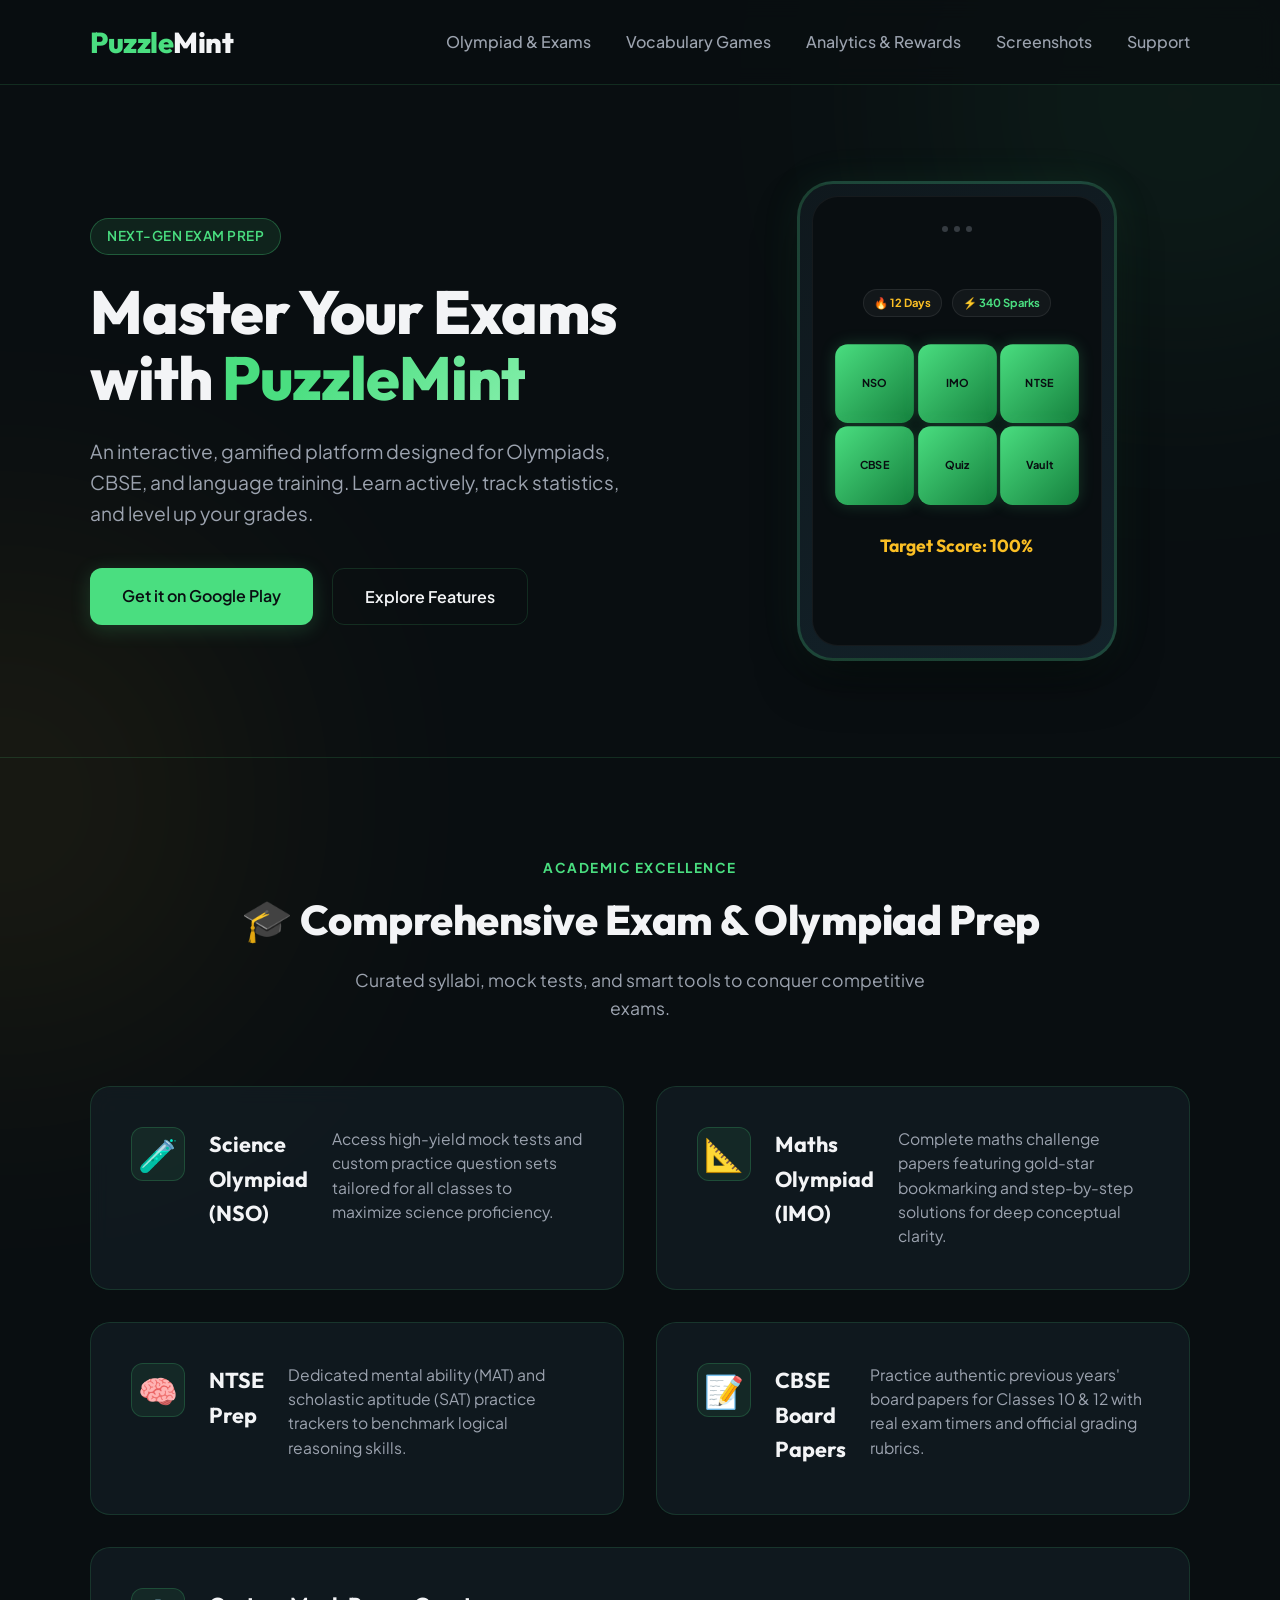
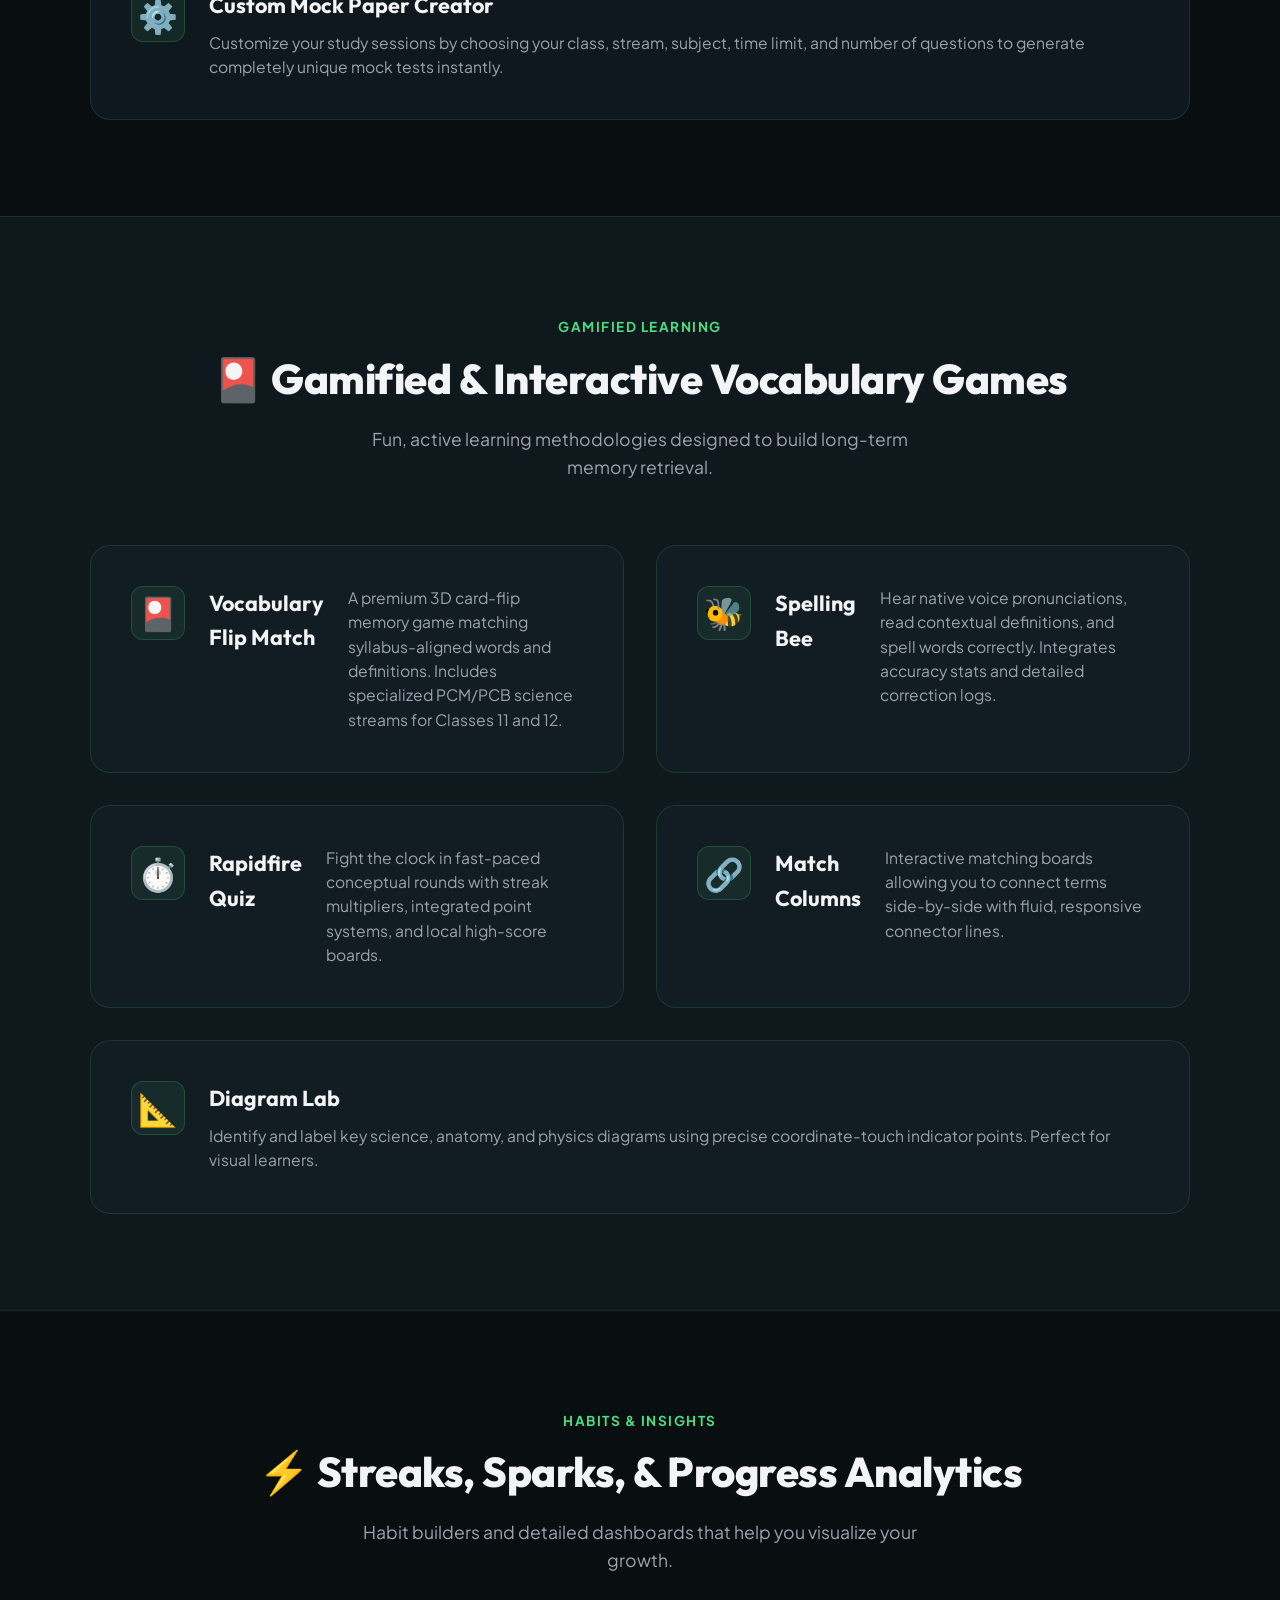
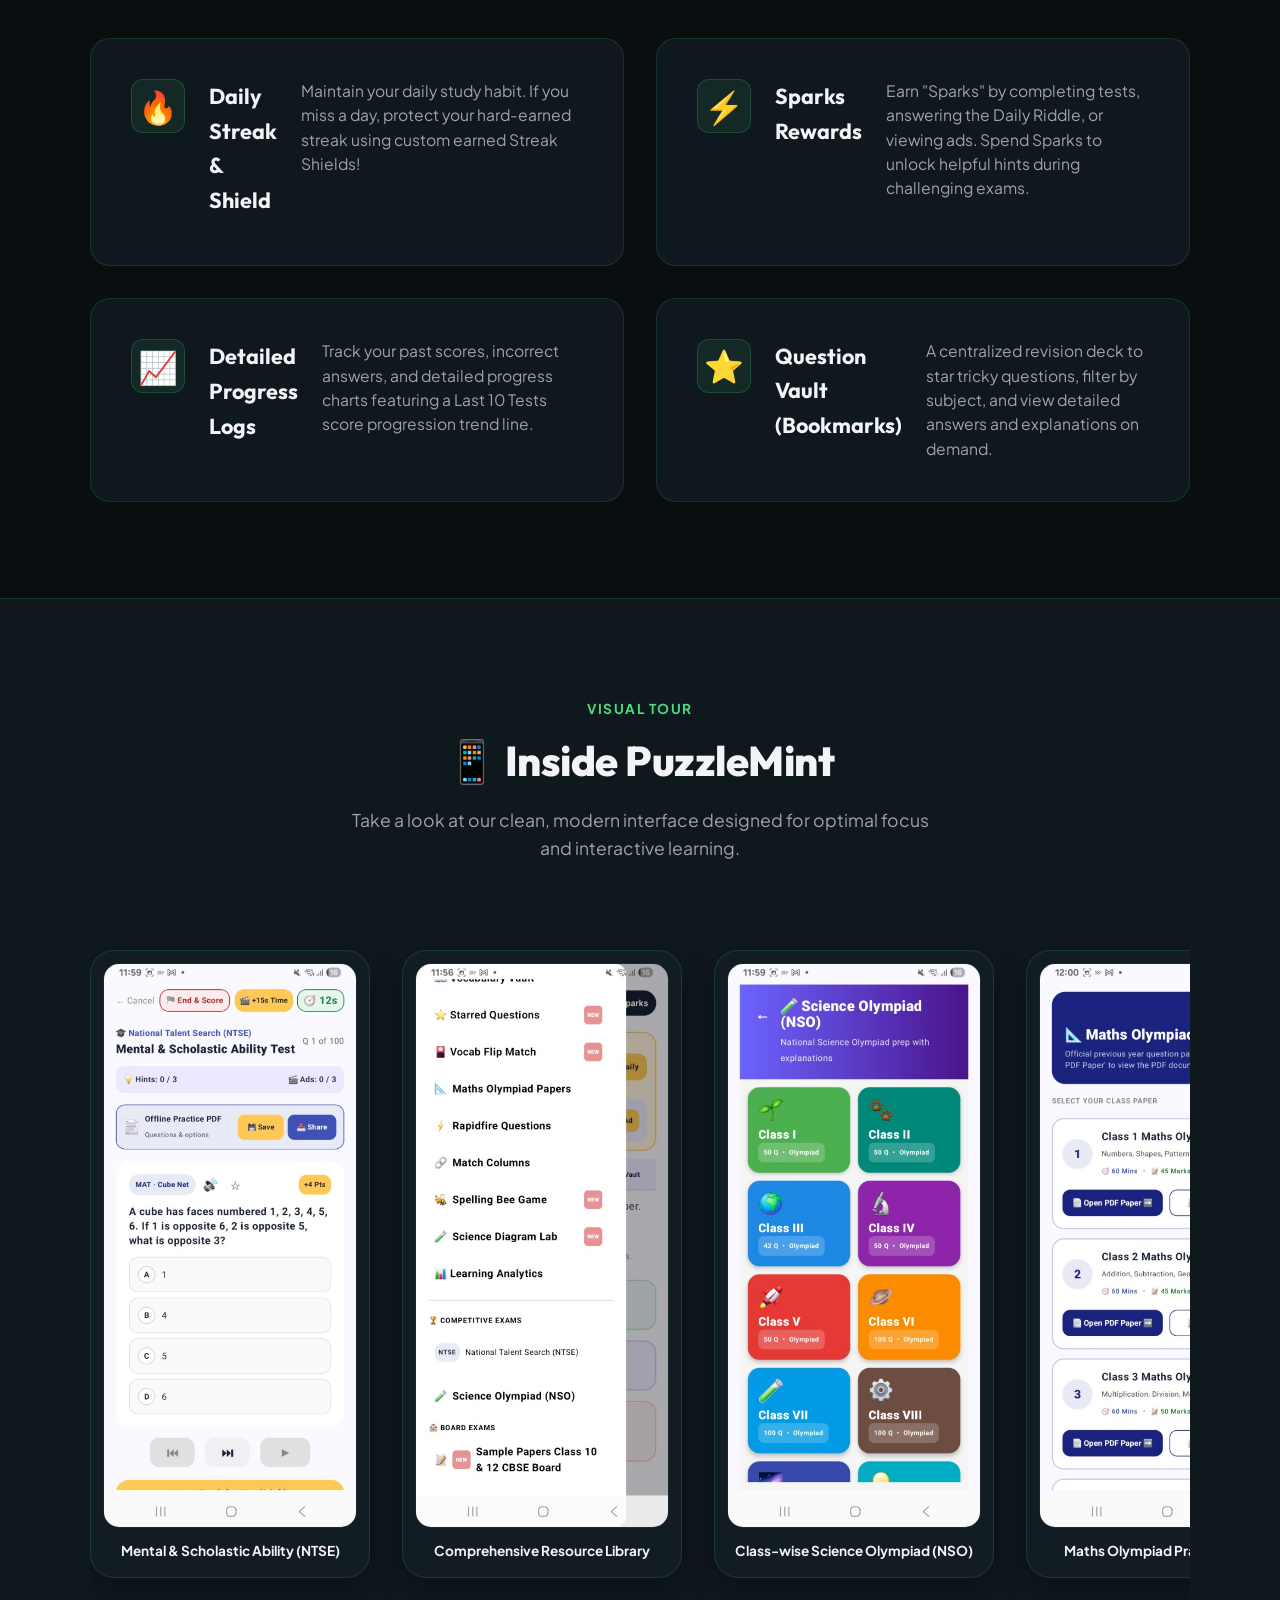
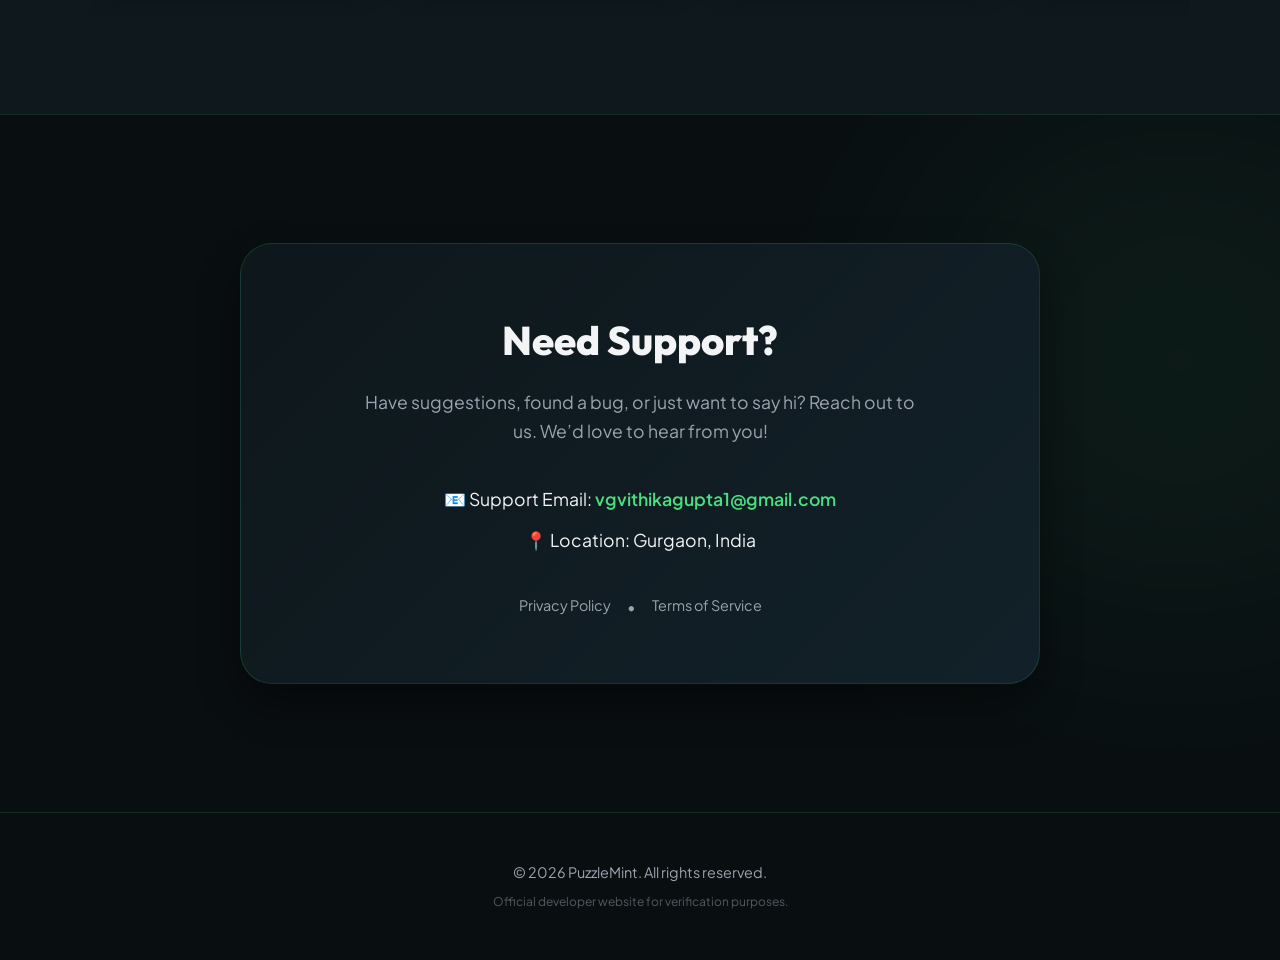
<file: index.html>
<!DOCTYPE html>
<html lang="en">
<head>
    <meta charset="UTF-8">
    <meta name="viewport" content="width=device-width, initial-scale=1.0">
    <title>PuzzleMint | Comprehensive Olympiad & Exam Prep platform</title>
    <meta name="description" content="Welcome to PuzzleMint, your ultimate gamified learning companion featuring Olympiad Prep, NSO & IMO, custom mock papers, vocabulary matches, and advanced student progress trackers.">
    <!-- Google Fonts -->
    <link rel="preconnect" href="https://fonts.googleapis.com">
    <link rel="preconnect" href="https://fonts.gstatic.com" crossorigin>
    <link href="https://fonts.googleapis.com/css2?family=Outfit:wght@300;400;600;800&family=Plus+Jakarta+Sans:wght@300;400;500;700&display=swap" rel="stylesheet">
    <link rel="stylesheet" href="style.css?v=1.0.2">
</head>
<body>
    <!-- Background glow elements -->
    <div class="glow glow-1"></div>
    <div class="glow glow-2"></div>
    <div class="glow glow-3"></div>

    <header>
        <div class="container navbar">
            <div class="logo">
                <span class="logo-mint">Puzzle</span><span class="logo-gold">Mint</span>
            </div>
            <nav>
                <a href="#prep">Olympiad & Exams</a>
                <a href="#vocabulary">Vocabulary Games</a>
                <a href="#analytics">Analytics & Rewards</a>
                <a href="#screenshots">Screenshots</a>
                <a href="#support">Support</a>
                
            </nav>
            <script src="https://www.makermap.lol/badge/VithikaGup82616.js" data-position="corner" async></script>
        </div>
        
    </header>

    <main>
        <!-- Hero Section -->
        <section class="hero container">
            <div class="hero-content">
                <span class="badge">Next-Gen Exam Prep</span>
                <h1>Master Your Exams with <span class="text-gradient">PuzzleMint</span></h1>
                <p>An interactive, gamified platform designed for Olympiads, CBSE, and language training. Learn actively, track statistics, and level up your grades.</p>
                <div class="cta-buttons">
                    <a href="https://play.google.com/store/apps/details?id=com.puzzlemint.app" target="_blank" rel="noopener noreferrer" class="btn btn-primary">
                        Get it on Google Play
                    </a>
                    <a href="#prep" class="btn btn-secondary">Explore Features</a>
                </div>
            </div>
            <div class="hero-visual">
                <div class="game-mockup">
                    <div class="mockup-inner">
                        <div class="mockup-header">
                            <span class="dot"></span>
                            <span class="dot"></span>
                            <span class="dot"></span>
                        </div>
                        <div class="mockup-screen">
                            <div class="stats-mini-board">
                                <div class="streak-mini">🔥 12 Days</div>
                                <div class="sparks-mini">⚡ 340 Sparks</div>
                            </div>
                            <div class="puzzle-grid">
                                <div class="grid-cell active">NSO</div>
                                <div class="grid-cell active">IMO</div>
                                <div class="grid-cell active">NTSE</div>
                                <div class="grid-cell active">CBSE</div>
                                <div class="grid-cell active">Quiz</div>
                                <div class="grid-cell active">Vault</div>
                            </div>
                            <div class="mockup-score">Target Score: 100%</div>
                        </div>
                    </div>
                </div>
            </div>
        </section>

        <!-- Section 1: Exam & Olympiad Prep -->
        <section id="prep" class="features-section">
            <div class="container">
                <div class="section-header">
                    <span class="section-badge">Academic Excellence</span>
                    <h2>🎓 Comprehensive Exam & Olympiad Prep</h2>
                    <p>Curated syllabi, mock tests, and smart tools to conquer competitive exams.</p>
                </div>
                <div class="features-grid">
                    <div class="feature-card">
                        <div class="feature-icon">🧪</div>
                        <h3>Science Olympiad (NSO)</h3>
                        <p>Access high-yield mock tests and custom practice question sets tailored for all classes to maximize science proficiency.</p>
                    </div>
                    <div class="feature-card">
                        <div class="feature-icon">📐</div>
                        <h3>Maths Olympiad (IMO)</h3>
                        <p>Complete maths challenge papers featuring gold-star bookmarking and step-by-step solutions for deep conceptual clarity.</p>
                    </div>
                    <div class="feature-card">
                        <div class="feature-icon">🧠</div>
                        <h3>NTSE Prep</h3>
                        <p>Dedicated mental ability (MAT) and scholastic aptitude (SAT) practice trackers to benchmark logical reasoning skills.</p>
                    </div>
                    <div class="feature-card">
                        <div class="feature-icon">📝</div>
                        <h3>CBSE Board Papers</h3>
                        <p>Practice authentic previous years' board papers for Classes 10 & 12 with real exam timers and official grading rubrics.</p>
                    </div>
                    <div class="feature-card full-width">
                        <div class="feature-icon">⚙️</div>
                        <div>
                            <h3>Custom Mock Paper Creator</h3>
                            <p>Customize your study sessions by choosing your class, stream, subject, time limit, and number of questions to generate completely unique mock tests instantly.</p>
                        </div>
                    </div>
                </div>
            </div>
        </section>

        <!-- Section 2: Gamified & Interactive Vocabulary Games -->
        <section id="vocabulary" class="features-section alt-bg">
            <div class="container">
                <div class="section-header">
                    <span class="section-badge">Gamified Learning</span>
                    <h2>🎴 Gamified & Interactive Vocabulary Games</h2>
                    <p>Fun, active learning methodologies designed to build long-term memory retrieval.</p>
                </div>
                <div class="features-grid">
                    <div class="feature-card">
                        <div class="feature-icon">🎴</div>
                        <h3>Vocabulary Flip Match</h3>
                        <p>A premium 3D card-flip memory game matching syllabus-aligned words and definitions. Includes specialized PCM/PCB science streams for Classes 11 and 12.</p>
                    </div>
                    <div class="feature-card">
                        <div class="feature-icon">🐝</div>
                        <h3>Spelling Bee</h3>
                        <p>Hear native voice pronunciations, read contextual definitions, and spell words correctly. Integrates accuracy stats and detailed correction logs.</p>
                    </div>
                    <div class="feature-card">
                        <div class="feature-icon">⏱️</div>
                        <h3>Rapidfire Quiz</h3>
                        <p>Fight the clock in fast-paced conceptual rounds with streak multipliers, integrated point systems, and local high-score boards.</p>
                    </div>
                    <div class="feature-card">
                        <div class="feature-icon">🔗</div>
                        <h3>Match Columns</h3>
                        <p>Interactive matching boards allowing you to connect terms side-by-side with fluid, responsive connector lines.</p>
                    </div>
                    <div class="feature-card full-width">
                        <div class="feature-icon">📐</div>
                        <div>
                            <h3>Diagram Lab</h3>
                            <p>Identify and label key science, anatomy, and physics diagrams using precise coordinate-touch indicator points. Perfect for visual learners.</p>
                        </div>
                    </div>
                </div>
            </div>
        </section>

        <!-- Section 3: Streaks, Sparks, & Progress Analytics -->
        <section id="analytics" class="features-section">
            <div class="container">
                <div class="section-header">
                    <span class="section-badge">Habits & Insights</span>
                    <h2>⚡ Streaks, Sparks, & Progress Analytics</h2>
                    <p>Habit builders and detailed dashboards that help you visualize your growth.</p>
                </div>
                <div class="features-grid">
                    <div class="feature-card">
                        <div class="feature-icon">🔥</div>
                        <h3>Daily Streak & Shield</h3>
                        <p>Maintain your daily study habit. If you miss a day, protect your hard-earned streak using custom earned Streak Shields!</p>
                    </div>
                    <div class="feature-card">
                        <div class="feature-icon">⚡</div>
                        <h3>Sparks Rewards</h3>
                        <p>Earn "Sparks" by completing tests, answering the Daily Riddle, or viewing ads. Spend Sparks to unlock helpful hints during challenging exams.</p>
                    </div>
                    <div class="feature-card">
                        <div class="feature-icon">📈</div>
                        <h3>Detailed Progress Logs</h3>
                        <p>Track your past scores, incorrect answers, and detailed progress charts featuring a Last 10 Tests score progression trend line.</p>
                    </div>
                    <div class="feature-card">
                        <div class="feature-icon">⭐</div>
                        <h3>Question Vault (Bookmarks)</h3>
                        <p>A centralized revision deck to star tricky questions, filter by subject, and view detailed answers and explanations on demand.</p>
                    </div>
                </div>
            </div>
        </section>

        <!-- App Screenshots Section -->
        <section id="screenshots" class="screenshots-section alt-bg">
            <div class="container">
                <div class="section-header">
                    <span class="section-badge">Visual Tour</span>
                    <h2>📱 Inside PuzzleMint</h2>
                    <p>Take a look at our clean, modern interface designed for optimal focus and interactive learning.</p>
                </div>
                <div class="screenshots-slider">
                    <div class="screenshot-item">
                        <img src="assets/screen1.jpg" alt="NTSE Mental & Scholastic Ability Test Screen">
                        <p class="screenshot-caption">Mental & Scholastic Ability (NTSE)</p>
                    </div>
                    <div class="screenshot-item">
                        <img src="assets/screen2.jpg" alt="App Resource Menu Screen">
                        <p class="screenshot-caption">Comprehensive Resource Library</p>
                    </div>
                    <div class="screenshot-item">
                        <img src="assets/screen3.jpg" alt="Science Olympiad NSO Screen">
                        <p class="screenshot-caption">Class-wise Science Olympiad (NSO)</p>
                    </div>
                    <div class="screenshot-item">
                        <img src="assets/screen4.jpg" alt="Maths Olympiad IMO Screen">
                        <p class="screenshot-caption">Maths Olympiad Practice (IMO)</p>
                    </div>
                    <div class="screenshot-item">
                        <img src="assets/screen5.jpg" alt="Vocabulary Quest & Streak Screen">
                        <p class="screenshot-caption">Gamified Vocabulary & Daily Streaks</p>
                    </div>
                    <div class="screenshot-item">
                        <img src="assets/screen6.jpg" alt="Custom Mock Paper Creator Screen">
                        <p class="screenshot-caption">Custom Mock Paper Creator</p>
                    </div>
                    <div class="screenshot-item">
                        <img src="assets/screen7.jpg" alt="Spelling Bee Difficulty Level Selection Screen">
                        <p class="screenshot-caption">Spelling Bee game</p>
                    </div>
                    <div class="screenshot-item">
                        <img src="assets/screen8.jpg" alt="CBSE Board Papers Subject Selection Screen">
                        <p class="screenshot-caption">CBSE Board subject selection</p>
                    </div>
                    <div class="screenshot-item">
                        <img src="assets/screen9.jpg" alt="CBSE Board Papers Class Level Selection Screen">
                        <p class="screenshot-caption">CBSE Board class selection</p>
                    </div>
                    <div class="screenshot-item">
                        <img src="assets/screen10.jpg" alt="Science Olympiad NSO Quiz Screen">
                        <p class="screenshot-caption">Science Olympiad (NSO) practice</p>
                    </div>
                    <div class="screenshot-item">
                        <img src="assets/screen11.jpg" alt="Vocabulary Practice Questions Screen">
                        <p class="screenshot-caption">Vocabulary practice by class</p>
                    </div>
                    <div class="screenshot-item">
                        <img src="assets/screen12.jpg" alt="Weekly Topic Digest Grade Selection Screen">
                        <p class="screenshot-caption">Weekly Topic Digest</p>
                    </div>
                    <div class="screenshot-item">
                        <img src="assets/screen13.jpg" alt="Science Diagram Lab Selection Screen">
                        <p class="screenshot-caption">Science Diagram Lab</p>
                    </div>
                    <div class="screenshot-item">
                        <img src="assets/screen14.jpg" alt="Maths Olympiad IMO Papers Screen">
                        <p class="screenshot-caption">IMO Papers list</p>
                    </div>
                </div>
            </div>
        </section>

        <!-- Support & Contact Section -->
        <section id="support" class="support-section">
            <div class="container">
                <div class="support-card">
                    <h2>Need Support?</h2>
                    <p>Have suggestions, found a bug, or just want to say hi? Reach out to us. We’d love to hear from you!</p>
                    <div class="contact-details">
                        <p>📧 Support Email: <a href="mailto:vgvithikagupta1@gmail.com">vgvithikagupta1@gmail.com</a></p>
                        <p>📍 Location: Gurgaon, India</p>
                    </div>
                    <div class="legal-links">
                        <a href="privacy-policy.html">Privacy Policy</a>
                        <span>•</span>
                        <a href="terms-of-service.html">Terms of Service</a>
                    </div>
                </div>
            </div>
        </section>
    </main>

    <footer>
        <div class="container footer-content">
            <p>&copy; 2026 PuzzleMint. All rights reserved.</p>
            <p class="verification-tag">Official developer website for verification purposes.</p>
        </div>
    </footer>
</body>
</html>
</file>
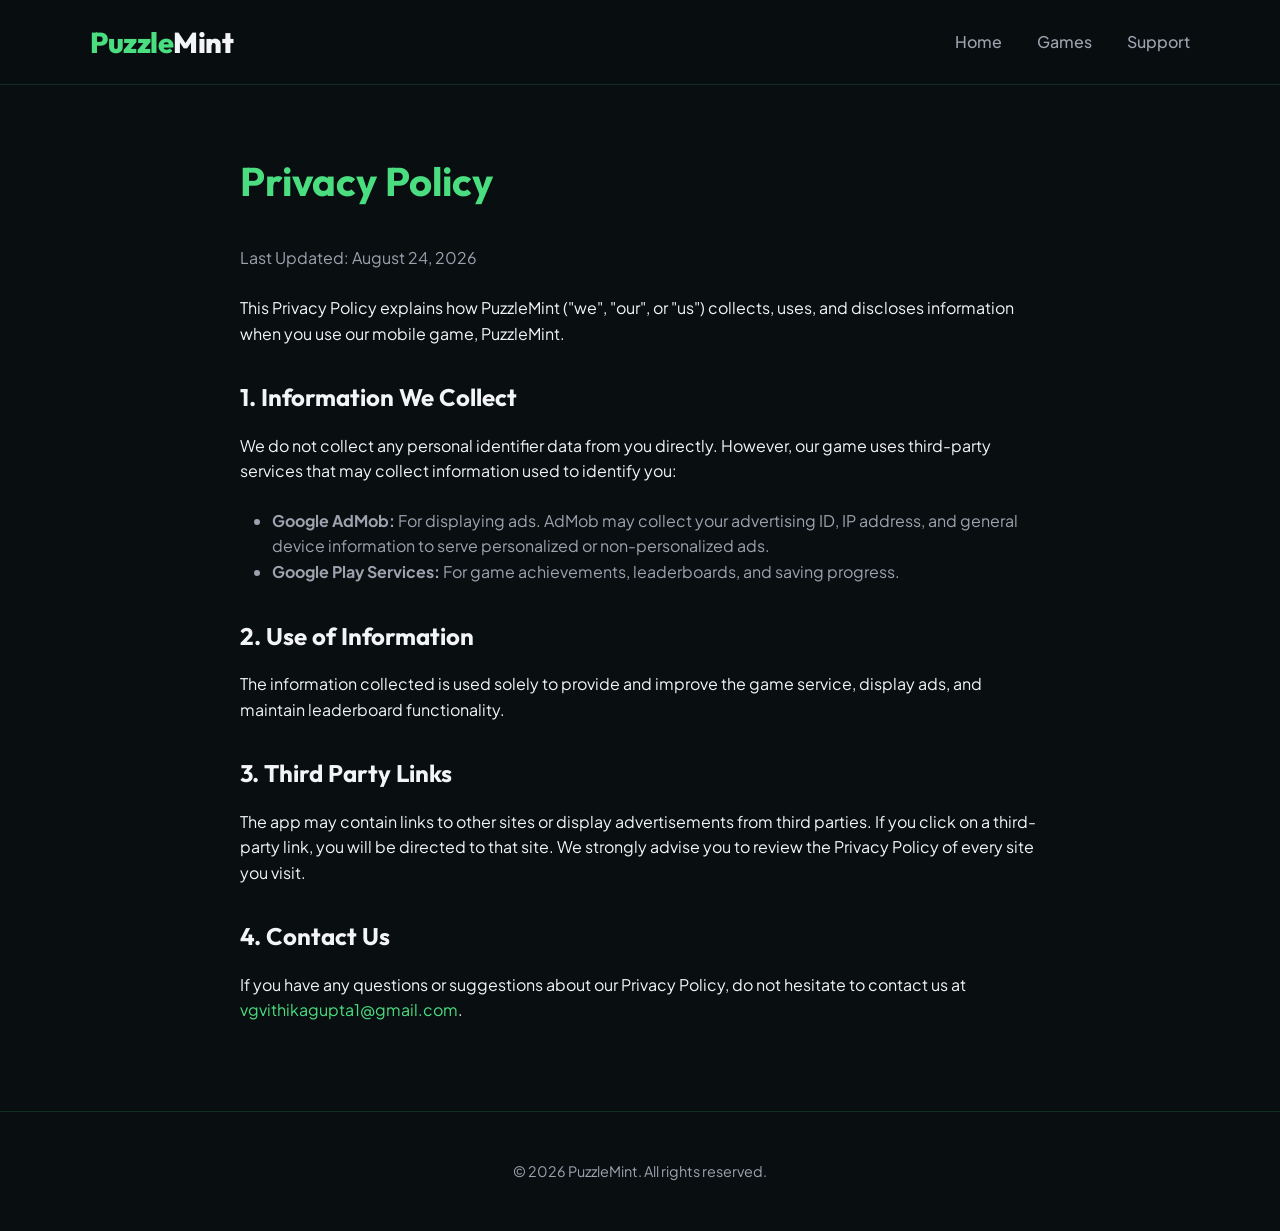
<file: privacy-policy.html>
<!DOCTYPE html>
<html lang="en">
<head>
    <meta charset="UTF-8">
    <meta name="viewport" content="width=device-width, initial-scale=1.0">
    <title>Privacy Policy - PuzzleMint</title>
    <link rel="preconnect" href="https://fonts.googleapis.com">
    <link rel="preconnect" href="https://fonts.gstatic.com" crossorigin>
    <link href="https://fonts.googleapis.com/css2?family=Outfit:wght@300;400;600;800&family=Plus+Jakarta+Sans:wght@300;400;500;700&display=swap" rel="stylesheet">
    <link rel="stylesheet" href="style.css">
</head>
<body>
    <header>
        <div class="container navbar">
            <div class="logo">
                <span class="logo-mint">Puzzle</span><span class="logo-gold">Mint</span>
            </div>
            <nav>
                <a href="index.html">Home</a>
                <a href="index.html#games">Games</a>
                <a href="index.html#support">Support</a>
            </nav>
        </div>
    </header>

    <main class="container" style="padding: 4rem 0; max-width: 800px;">
        <h1 style="font-family: var(--font-heading); font-size: 2.5rem; margin-bottom: 2rem; color: var(--mint-primary);">Privacy Policy</h1>
        <p style="color: var(--text-muted); margin-bottom: 1.5rem;">Last Updated: August 24, 2026</p>
        
        <p style="margin-bottom: 1.5rem;">This Privacy Policy explains how PuzzleMint ("we", "our", or "us") collects, uses, and discloses information when you use our mobile game, PuzzleMint.</p>

        <h2 style="font-family: var(--font-heading); font-size: 1.5rem; margin-top: 2rem; margin-bottom: 1rem; color: var(--text-main);">1. Information We Collect</h2>
        <p style="margin-bottom: 1.5rem;">We do not collect any personal identifier data from you directly. However, our game uses third-party services that may collect information used to identify you:</p>
        <ul style="margin-left: 2rem; margin-bottom: 1.5rem; color: var(--text-muted);">
            <li><strong>Google AdMob:</strong> For displaying ads. AdMob may collect your advertising ID, IP address, and general device information to serve personalized or non-personalized ads.</li>
            <li><strong>Google Play Services:</strong> For game achievements, leaderboards, and saving progress.</li>
        </ul>

        <h2 style="font-family: var(--font-heading); font-size: 1.5rem; margin-top: 2rem; margin-bottom: 1rem; color: var(--text-main);">2. Use of Information</h2>
        <p style="margin-bottom: 1.5rem;">The information collected is used solely to provide and improve the game service, display ads, and maintain leaderboard functionality.</p>

        <h2 style="font-family: var(--font-heading); font-size: 1.5rem; margin-top: 2rem; margin-bottom: 1rem; color: var(--text-main);">3. Third Party Links</h2>
        <p style="margin-bottom: 1.5rem;">The app may contain links to other sites or display advertisements from third parties. If you click on a third-party link, you will be directed to that site. We strongly advise you to review the Privacy Policy of every site you visit.</p>

        <h2 style="font-family: var(--font-heading); font-size: 1.5rem; margin-top: 2rem; margin-bottom: 1rem; color: var(--text-main);">4. Contact Us</h2>
        <p style="margin-bottom: 1.5rem;">If you have any questions or suggestions about our Privacy Policy, do not hesitate to contact us at <a href="mailto:vgvithikagupta1@gmail.com" style="color: var(--mint-primary); text-decoration: none;">vgvithikagupta1@gmail.com</a>.</p>
    </main>

    <footer>
        <div class="container footer-content">
            <p>&copy; 2026 PuzzleMint. All rights reserved.</p>
        </div>
    </footer>
</body>
</html>
</file>
<file: style.css>
/* --- Design System & CSS Variables --- */
:root {
    --bg-dark: #090e11;
    --bg-dark-accent: #0f181d;
    --mint-primary: #4ade80;
    --mint-light: #86efac;
    --mint-dark: #15803d;
    --gold: #fbbf24;
    --text-main: #f3f4f6;
    --text-muted: #9ca3af;
    --card-bg: rgba(21, 33, 40, 0.6);
    --border-color: rgba(74, 222, 128, 0.15);
    --font-heading: 'Outfit', sans-serif;
    --font-body: 'Plus Jakarta Sans', sans-serif;
}

* {
    margin: 0;
    padding: 0;
    box-sizing: border-box;
}

body {
    background-color: var(--bg-dark);
    color: var(--text-main);
    font-family: var(--font-body);
    line-height: 1.6;
    overflow-x: hidden;
    position: relative;
}

/* Background glows for a premium modern feel */
.glow {
    position: absolute;
    width: 400px;
    height: 400px;
    border-radius: 50%;
    filter: blur(140px);
    z-index: -1;
    opacity: 0.12;
    pointer-events: none;
}

.glow-1 {
    background-color: var(--mint-primary);
    top: -100px;
    right: -100px;
}

.glow-2 {
    background-color: var(--gold);
    top: 600px;
    left: -200px;
}

.glow-3 {
    background-color: var(--mint-primary);
    bottom: 400px;
    right: -100px;
}

/* Layout Utilities */
.container {
    width: 90%;
    max-width: 1100px;
    margin: 0 auto;
}

/* Header & Navbar */
header {
    background-color: rgba(9, 14, 17, 0.8);
    backdrop-filter: blur(10px);
    border-bottom: 1px solid var(--border-color);
    position: sticky;
    top: 0;
    z-index: 100;
}

.navbar {
    display: flex;
    justify-content: space-between;
    align-items: center;
    padding: 1.2rem 0;
}

.logo {
    font-family: var(--font-heading);
    font-size: 1.8rem;
    font-weight: 800;
    letter-spacing: -0.5px;
}

.logo-mint {
    color: var(--mint-primary);
}

.logo-gold {
    color: var(--text-main);
}

nav a {
    color: var(--text-muted);
    text-decoration: none;
    margin-left: 2rem;
    font-weight: 500;
    transition: color 0.3s ease;
}

nav a:hover {
    color: var(--mint-primary);
}

/* Hero Section */
.hero {
    display: flex;
    align-items: center;
    justify-content: space-between;
    padding: 6rem 0;
    gap: 4rem;
}

.hero-content {
    flex: 1.1;
}

.badge {
    display: inline-block;
    background-color: rgba(74, 222, 128, 0.1);
    border: 1px solid rgba(74, 222, 128, 0.3);
    color: var(--mint-primary);
    padding: 0.4rem 1rem;
    border-radius: 50px;
    font-size: 0.85rem;
    font-weight: 600;
    margin-bottom: 1.5rem;
    text-transform: uppercase;
    letter-spacing: 0.5px;
}

.hero-content h1 {
    font-family: var(--font-heading);
    font-size: 3.8rem;
    line-height: 1.1;
    font-weight: 800;
    margin-bottom: 1.5rem;
    letter-spacing: -1px;
}

.text-gradient {
    background: linear-gradient(135deg, var(--mint-primary) 30%, var(--mint-light));
    -webkit-background-clip: text;
    -webkit-text-fill-color: transparent;
}

.hero-content p {
    font-size: 1.2rem;
    color: var(--text-muted);
    margin-bottom: 2.5rem;
    max-width: 550px;
}

.cta-buttons {
    display: flex;
    gap: 1.2rem;
}

.btn {
    display: inline-block;
    padding: 0.9rem 2rem;
    border-radius: 12px;
    font-weight: 600;
    font-size: 1rem;
    text-decoration: none;
    transition: all 0.3s cubic-bezier(0.4, 0, 0.2, 1);
    cursor: pointer;
}

.btn-primary {
    background-color: var(--mint-primary);
    color: var(--bg-dark);
    box-shadow: 0 4px 20px rgba(74, 222, 128, 0.2);
}

.btn-primary:hover {
    background-color: var(--mint-light);
    transform: translateY(-2px);
    box-shadow: 0 6px 24px rgba(74, 222, 128, 0.3);
}

.btn-secondary {
    background-color: transparent;
    color: var(--text-main);
    border: 1px solid var(--border-color);
}

.btn-secondary:hover {
    background-color: rgba(74, 222, 128, 0.05);
    border-color: var(--mint-primary);
    transform: translateY(-2px);
}

.hero-visual {
    flex: 0.9;
    display: flex;
    justify-content: center;
}

/* Beautiful Interactive Game Mockup */
.game-mockup {
    width: 320px;
    height: 480px;
    background: linear-gradient(145deg, var(--bg-dark-accent), #13222a);
    border: 3px solid rgba(74, 222, 128, 0.2);
    border-radius: 36px;
    padding: 12px;
    box-shadow: 0 25px 50px -12px rgba(0, 0, 0, 0.5), 0 0 40px rgba(74, 222, 128, 0.08);
}

.mockup-inner {
    width: 100%;
    height: 100%;
    background-color: var(--bg-dark);
    border-radius: 26px;
    overflow: hidden;
    display: flex;
    flex-direction: column;
    align-items: center;
    justify-content: space-between;
    padding: 1.8rem 1.5rem;
    border: 1px solid rgba(255, 255, 255, 0.05);
}

.mockup-header {
    display: flex;
    gap: 6px;
}

.mockup-header .dot {
    width: 6px;
    height: 6px;
    background-color: var(--text-muted);
    border-radius: 50%;
    opacity: 0.3;
}

.mockup-screen {
    width: 100%;
    flex: 1;
    display: flex;
    flex-direction: column;
    justify-content: center;
    align-items: center;
    gap: 1.8rem;
}

.stats-mini-board {
    display: flex;
    gap: 10px;
    width: 100%;
    justify-content: center;
}

.streak-mini, .sparks-mini {
    background-color: rgba(255, 255, 255, 0.04);
    border: 1px solid rgba(255, 255, 255, 0.08);
    border-radius: 20px;
    padding: 4px 10px;
    font-size: 0.7rem;
    font-weight: 700;
}

.streak-mini {
    color: var(--gold);
}

.sparks-mini {
    color: var(--mint-primary);
}

.puzzle-grid {
    display: grid;
    grid-template-columns: repeat(3, 1fr);
    gap: 8px;
    width: 100%;
}

.grid-cell {
    aspect-ratio: 1;
    background-color: rgba(255, 255, 255, 0.02);
    border: 1px solid rgba(255, 255, 255, 0.06);
    border-radius: 12px;
    display: flex;
    align-items: center;
    justify-content: center;
    font-size: 0.65rem;
    font-weight: 700;
    color: var(--text-muted);
    transition: all 0.5s ease;
}

.grid-cell.active {
    background: linear-gradient(135deg, var(--mint-primary), var(--mint-dark));
    box-shadow: 0 0 15px rgba(74, 222, 128, 0.2);
    border: none;
    transform: scale(1.05);
    color: var(--bg-dark);
}

.mockup-score {
    font-family: var(--font-heading);
    font-weight: 700;
    color: var(--gold);
    font-size: 1.1rem;
}

/* Features Sections */
.features-section {
    padding: 6rem 0;
    border-top: 1px solid var(--border-color);
}

.alt-bg {
    background-color: var(--bg-dark-accent);
}

.section-badge {
    color: var(--mint-primary);
    font-size: 0.85rem;
    font-weight: 700;
    text-transform: uppercase;
    letter-spacing: 1.5px;
    margin-bottom: 0.5rem;
    display: inline-block;
}

.section-header {
    text-align: center;
    margin-bottom: 4rem;
}

.section-header h2 {
    font-family: var(--font-heading);
    font-size: 2.6rem;
    font-weight: 800;
    margin-bottom: 0.75rem;
    letter-spacing: -0.5px;
}

.section-header p {
    color: var(--text-muted);
    font-size: 1.1rem;
    max-width: 600px;
    margin: 0 auto;
}

.features-grid {
    display: grid;
    grid-template-columns: repeat(2, 1fr);
    gap: 2rem;
}

.feature-card {
    background-color: var(--card-bg);
    border: 1px solid var(--border-color);
    border-radius: 20px;
    padding: 2.5rem;
    display: flex;
    gap: 1.5rem;
    align-items: flex-start;
    backdrop-filter: blur(10px);
    transition: transform 0.3s cubic-bezier(0.4, 0, 0.2, 1), border-color 0.3s ease;
}

.feature-card:hover {
    transform: translateY(-4px);
    border-color: var(--mint-primary);
    box-shadow: 0 10px 30px rgba(74, 222, 128, 0.05);
}

.feature-icon {
    font-size: 2rem;
    background-color: rgba(74, 222, 128, 0.08);
    border: 1px solid rgba(74, 222, 128, 0.2);
    border-radius: 12px;
    width: 54px;
    height: 54px;
    display: flex;
    align-items: center;
    justify-content: center;
    flex-shrink: 0;
}

.feature-card h3 {
    font-family: var(--font-heading);
    font-size: 1.35rem;
    font-weight: 700;
    margin-bottom: 0.5rem;
    color: var(--text-main);
}

.feature-card p {
    color: var(--text-muted);
    font-size: 0.98rem;
    line-height: 1.55;
}

.feature-card.full-width {
    grid-column: span 2;
}

/* Support Section */
.support-section {
    padding: 8rem 0;
    border-top: 1px solid var(--border-color);
}

.support-card {
    background: linear-gradient(135deg, #0e171b, #122129);
    border: 1px solid var(--border-color);
    border-radius: 32px;
    padding: 4rem;
    text-align: center;
    max-width: 800px;
    margin: 0 auto;
    box-shadow: 0 20px 40px rgba(0, 0, 0, 0.4);
}

.support-card h2 {
    font-family: var(--font-heading);
    font-size: 2.5rem;
    font-weight: 800;
    margin-bottom: 1rem;
}

.support-card p {
    color: var(--text-muted);
    font-size: 1.1rem;
    max-width: 550px;
    margin: 0 auto 2.5rem;
}

.contact-details {
    margin-bottom: 2.5rem;
}

.contact-details p {
    margin-bottom: 0.8rem;
    font-size: 1.1rem;
    color: var(--text-main);
}

.contact-details a {
    color: var(--mint-primary);
    text-decoration: none;
    font-weight: 600;
}

.contact-details a:hover {
    text-decoration: underline;
}

.legal-links {
    display: flex;
    justify-content: center;
    gap: 1rem;
    color: var(--text-muted);
}

.legal-links a {
    color: var(--text-muted);
    text-decoration: none;
    font-size: 0.9rem;
    transition: color 0.3s ease;
}

.legal-links a:hover {
    color: var(--text-main);
}

/* Screenshots Section */
.screenshots-section {
    padding: 6rem 0;
    border-top: 1px solid var(--border-color);
}

.screenshots-slider {
    display: flex;
    gap: 2rem;
    overflow-x: auto;
    padding: 1.5rem 0 2.5rem;
    scrollbar-width: thin;
    scrollbar-color: var(--mint-primary) var(--bg-dark-accent);
}

.screenshots-slider::-webkit-scrollbar {
    height: 6px;
}

.screenshots-slider::-webkit-scrollbar-track {
    background: var(--bg-dark-accent);
}

.screenshots-slider::-webkit-scrollbar-thumb {
    background-color: var(--mint-primary);
    border-radius: 10px;
}

.screenshot-item {
    flex: 0 0 280px;
    background-color: var(--card-bg);
    border: 1px solid var(--border-color);
    border-radius: 24px;
    padding: 12px;
    text-align: center;
    box-shadow: 0 10px 30px rgba(0, 0, 0, 0.3);
    transition: transform 0.3s cubic-bezier(0.4, 0, 0.2, 1);
}

.screenshot-item:hover {
    transform: translateY(-8px) scale(1.02);
    border-color: var(--mint-primary);
}

.screenshot-item img {
    width: 100%;
    border-radius: 16px;
    display: block;
    margin-bottom: 12px;
    border: 1px solid rgba(255, 255, 255, 0.05);
}

.screenshot-caption {
    font-size: 0.85rem;
    font-weight: 700;
    color: var(--text-main);
    margin: 8px 0 4px;
}

/* Footer */
footer {
    border-top: 1px solid var(--border-color);
    padding: 3rem 0;
    text-align: center;
    background-color: var(--bg-dark);
}

.footer-content p {
    color: var(--text-muted);
    font-size: 0.9rem;
}

.verification-tag {
    margin-top: 0.5rem;
    font-size: 0.75rem !important;
    opacity: 0.5;
}

/* Responsive Styling */
@media (max-width: 768px) {
    .hero {
        flex-direction: column-reverse;
        padding: 4rem 0;
        text-align: center;
        gap: 3rem;
    }

    .hero-content h1 {
        font-size: 2.8rem;
    }

    .hero-content p {
        margin: 0 auto 2rem;
    }

    .cta-buttons {
        justify-content: center;
    }

    .navbar {
        flex-direction: column;
        gap: 1rem;
    }

    nav a {
        margin: 0 1rem;
    }

    .features-grid {
        grid-template-columns: 1fr;
    }

    .feature-card.full-width {
        grid-column: span 1;
    }

    .support-card {
        padding: 2.5rem 1.5rem;
    }
}
</file>
